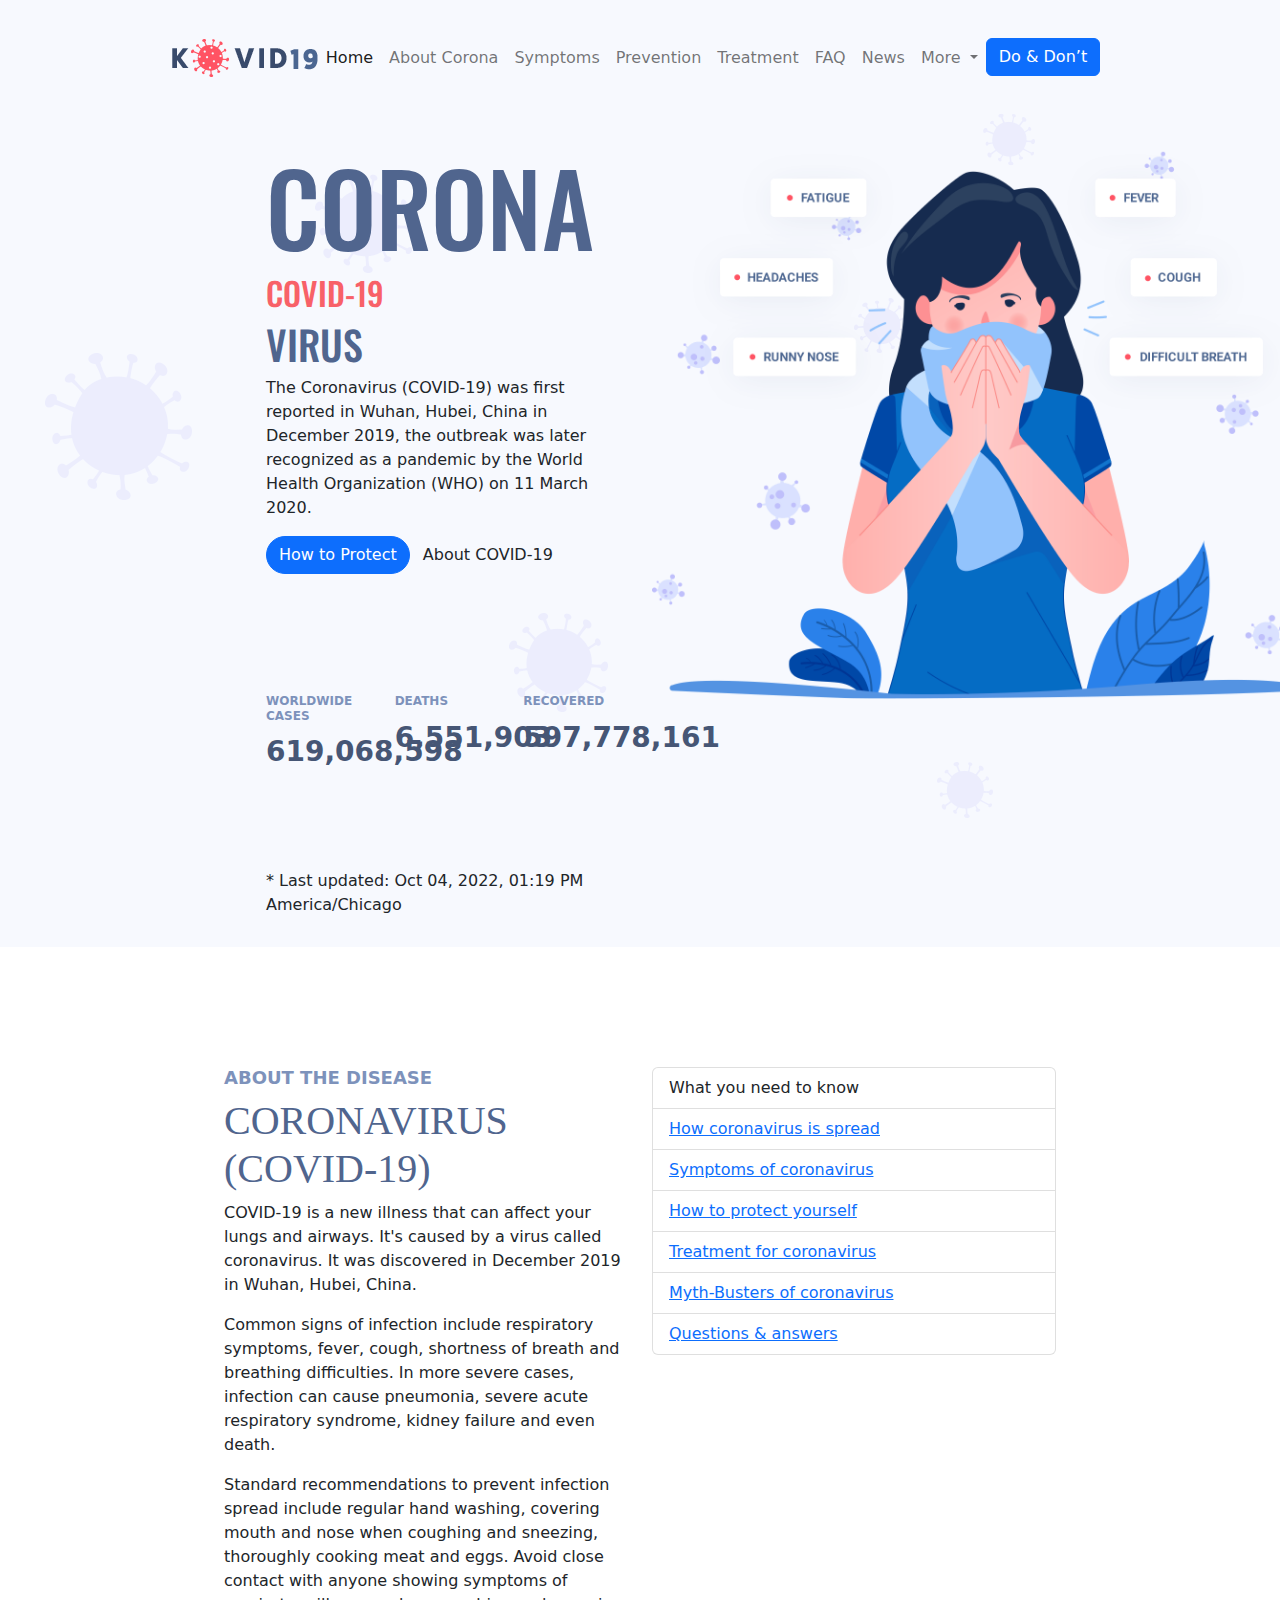
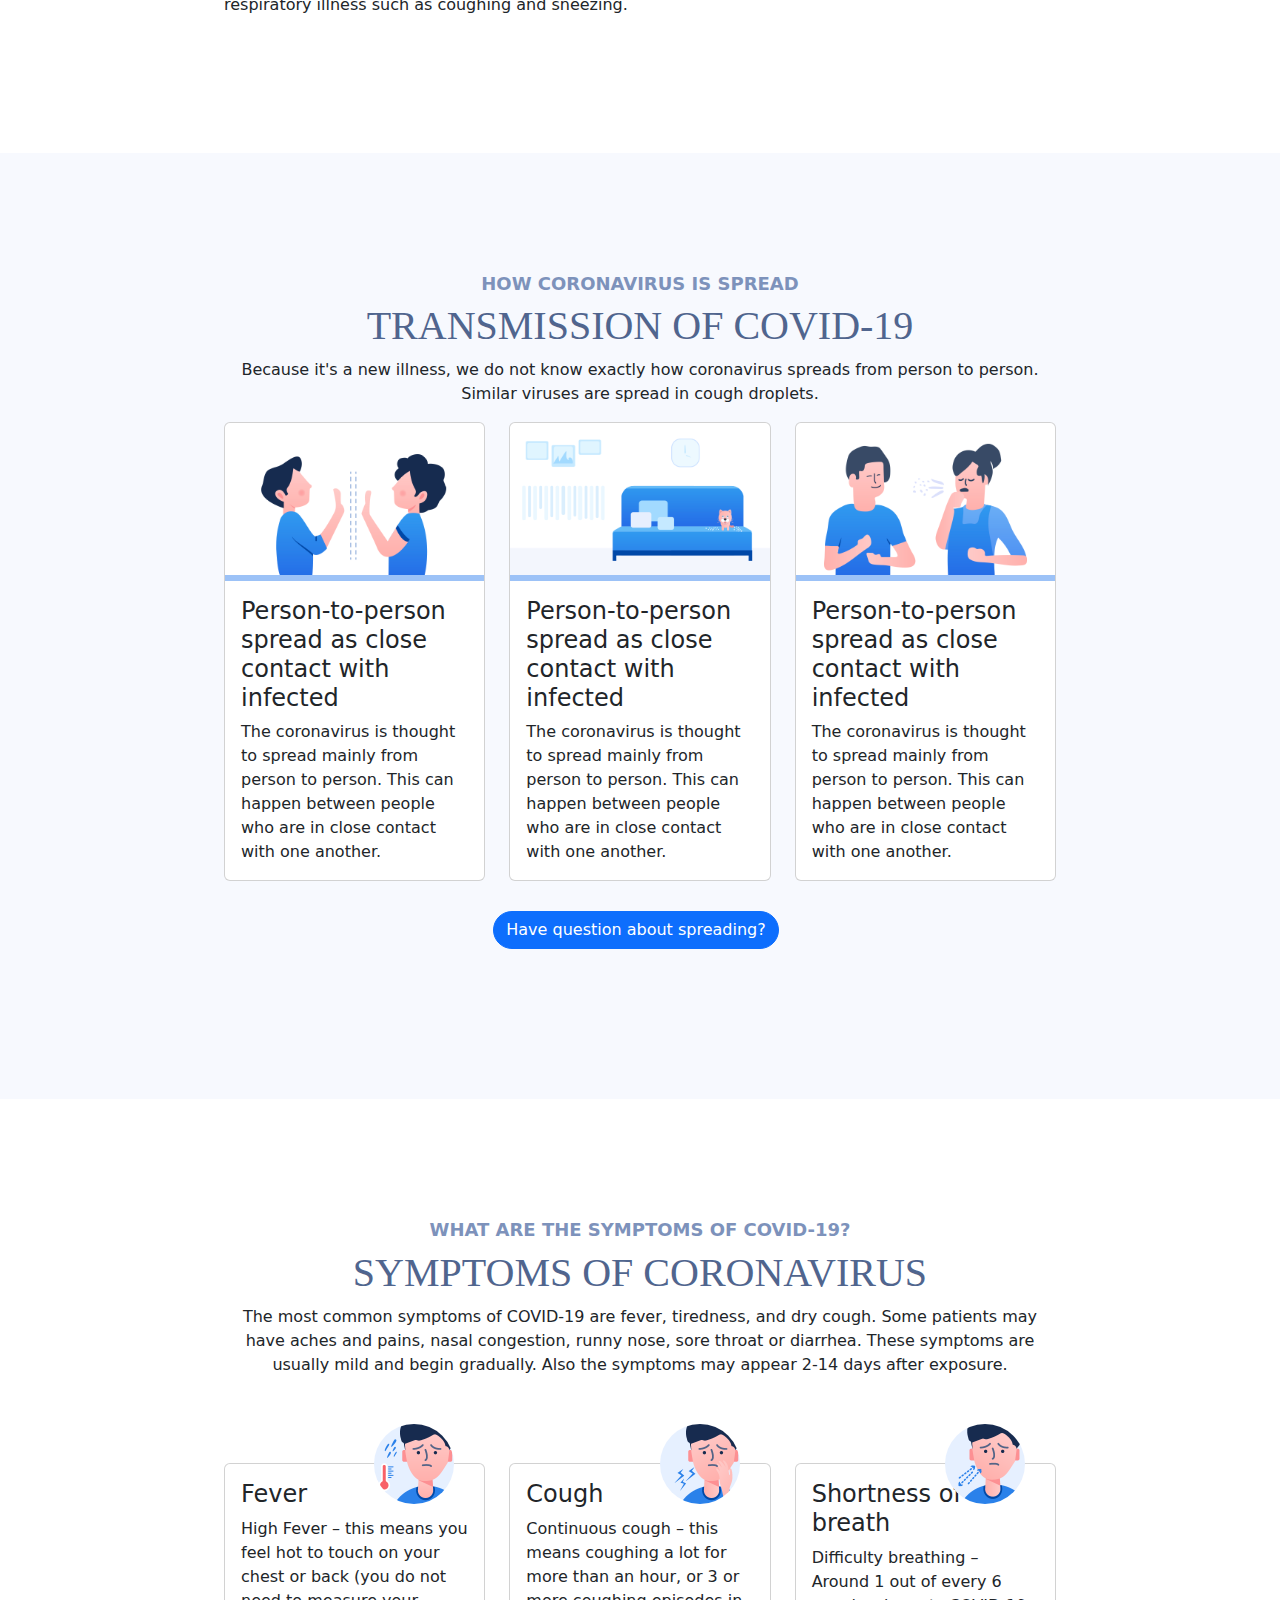
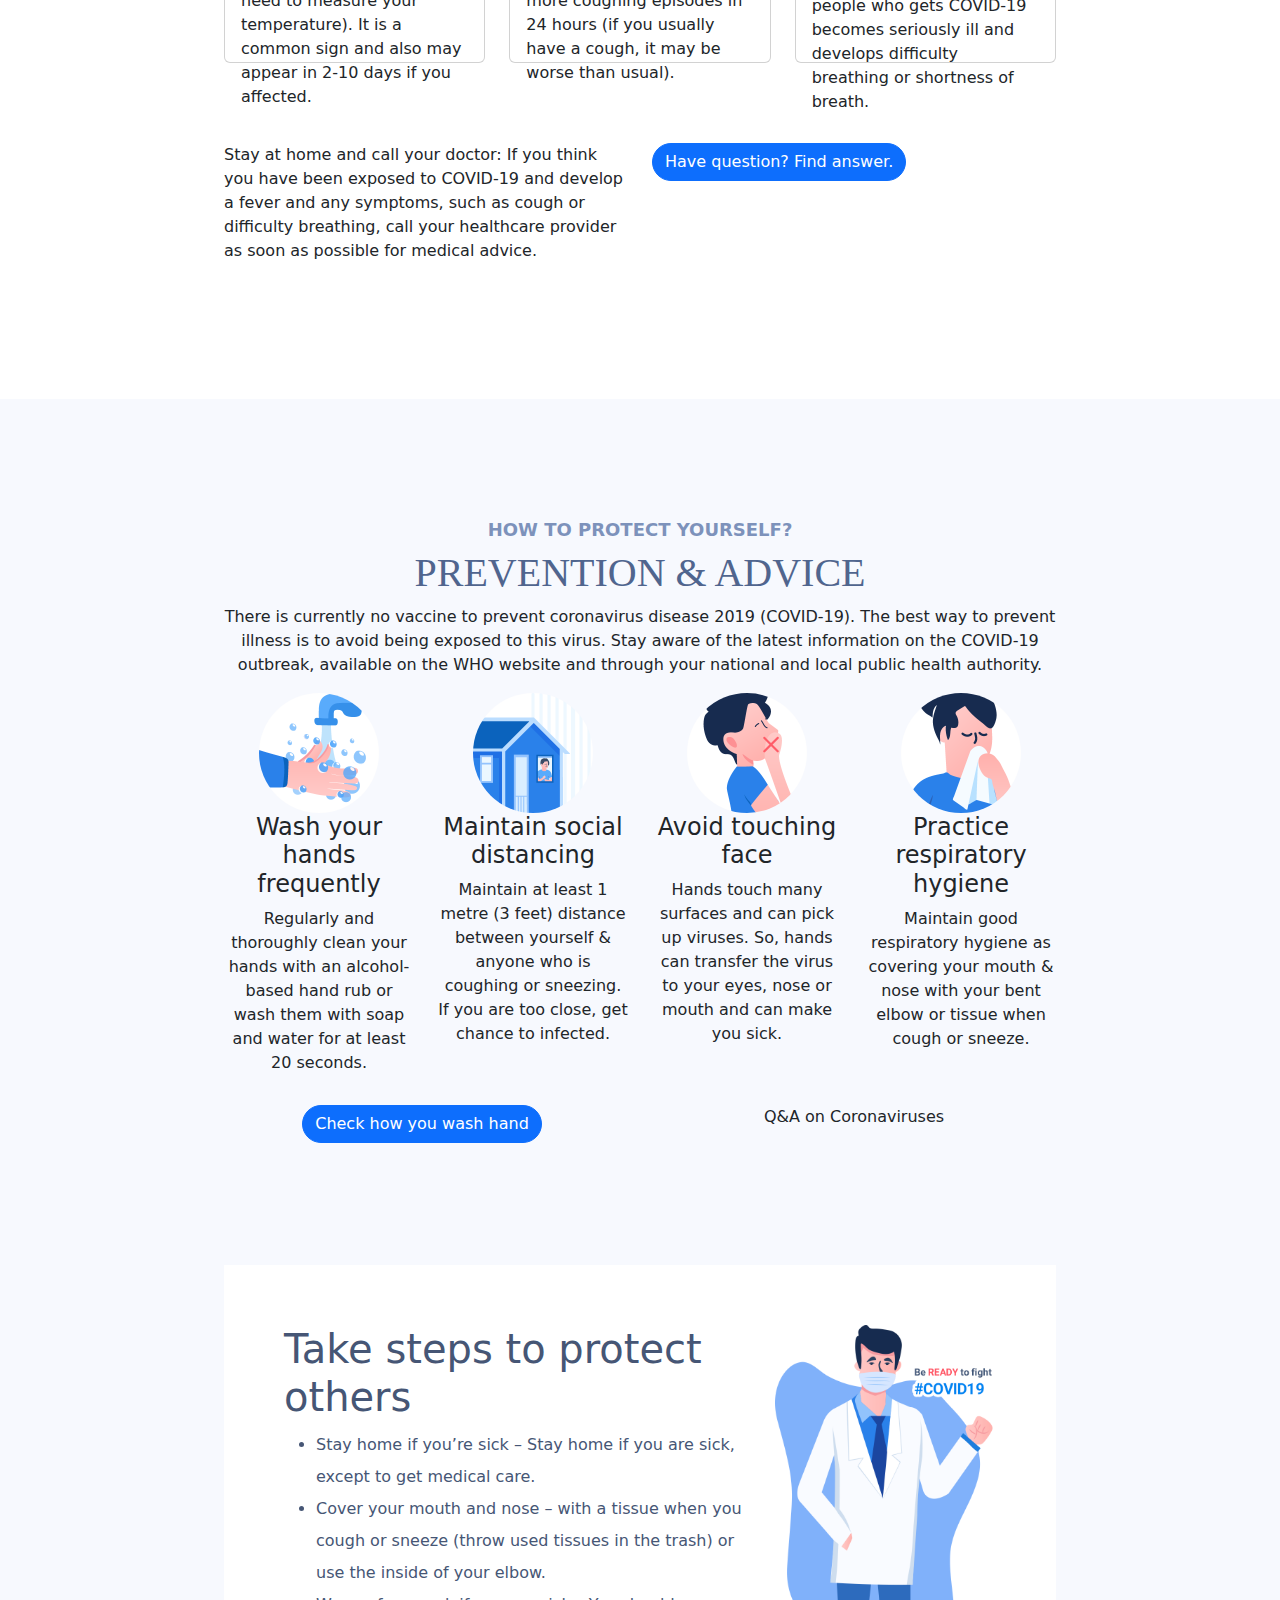
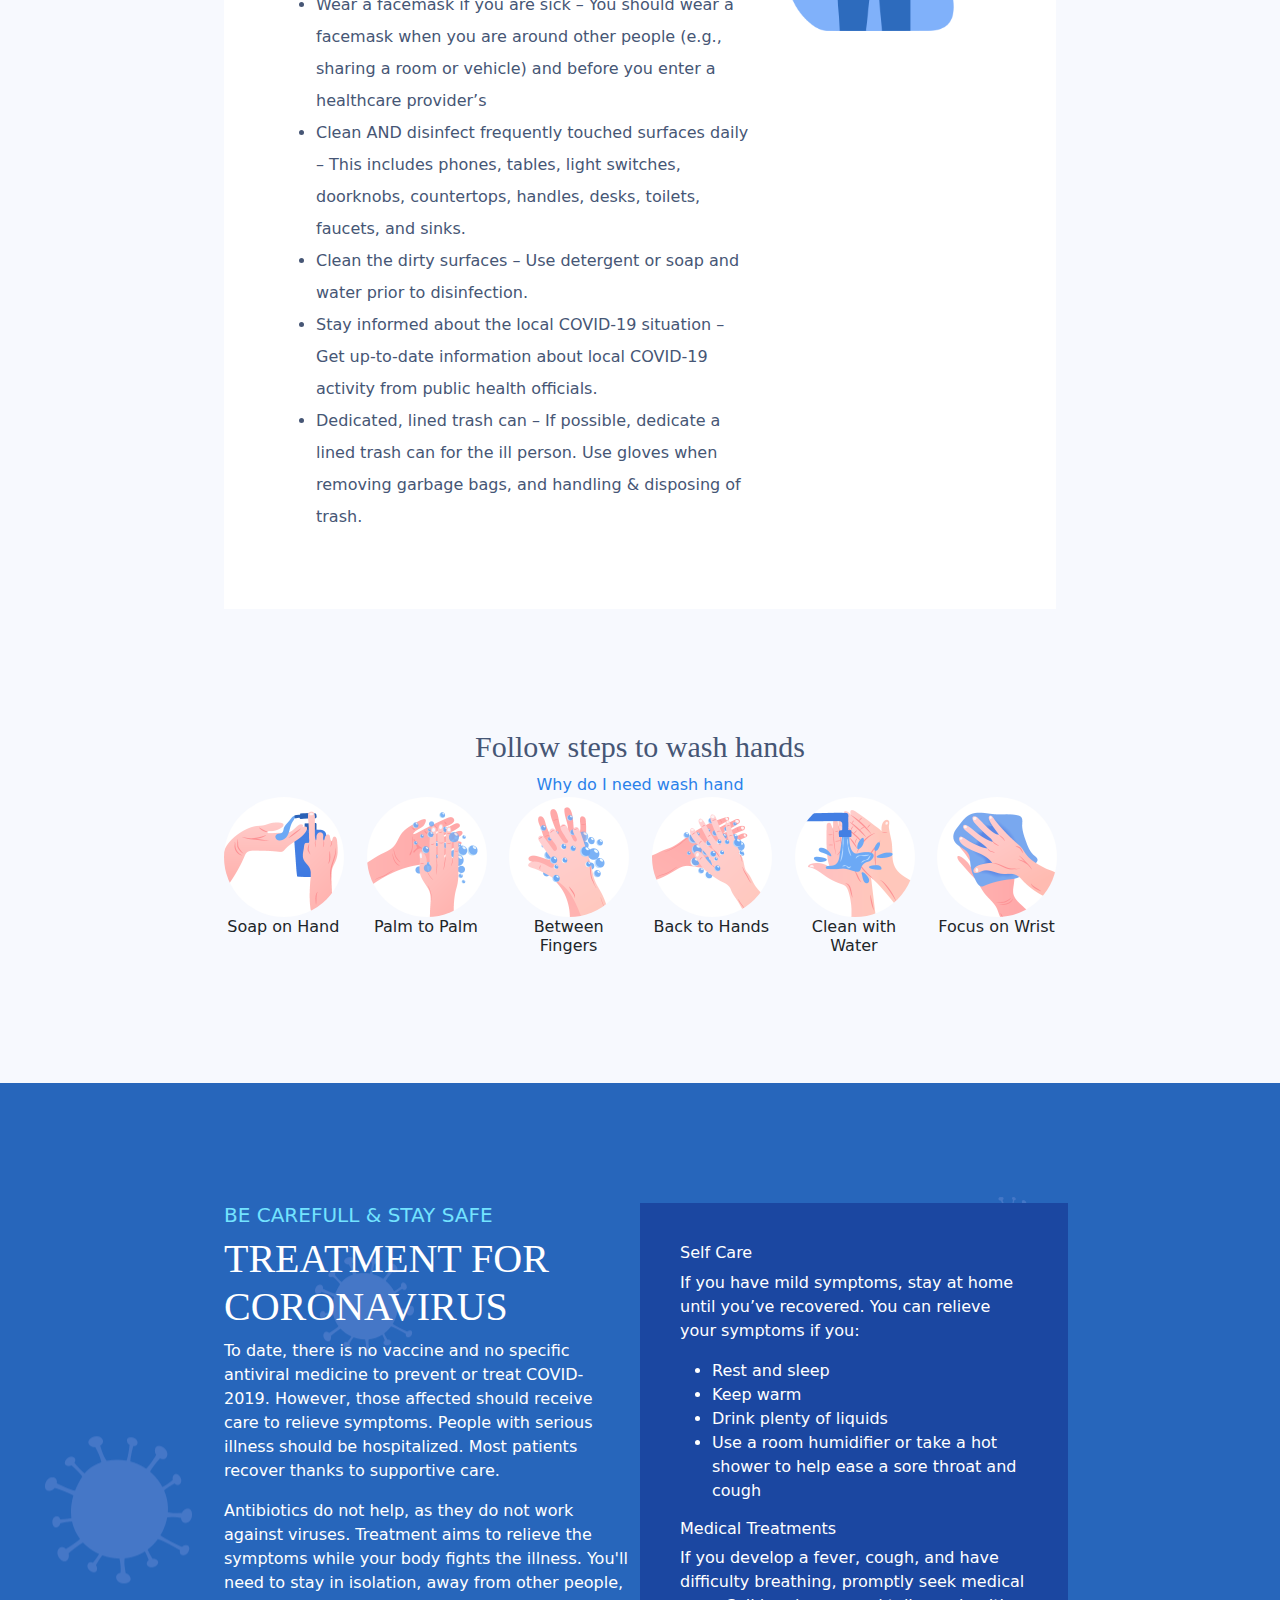
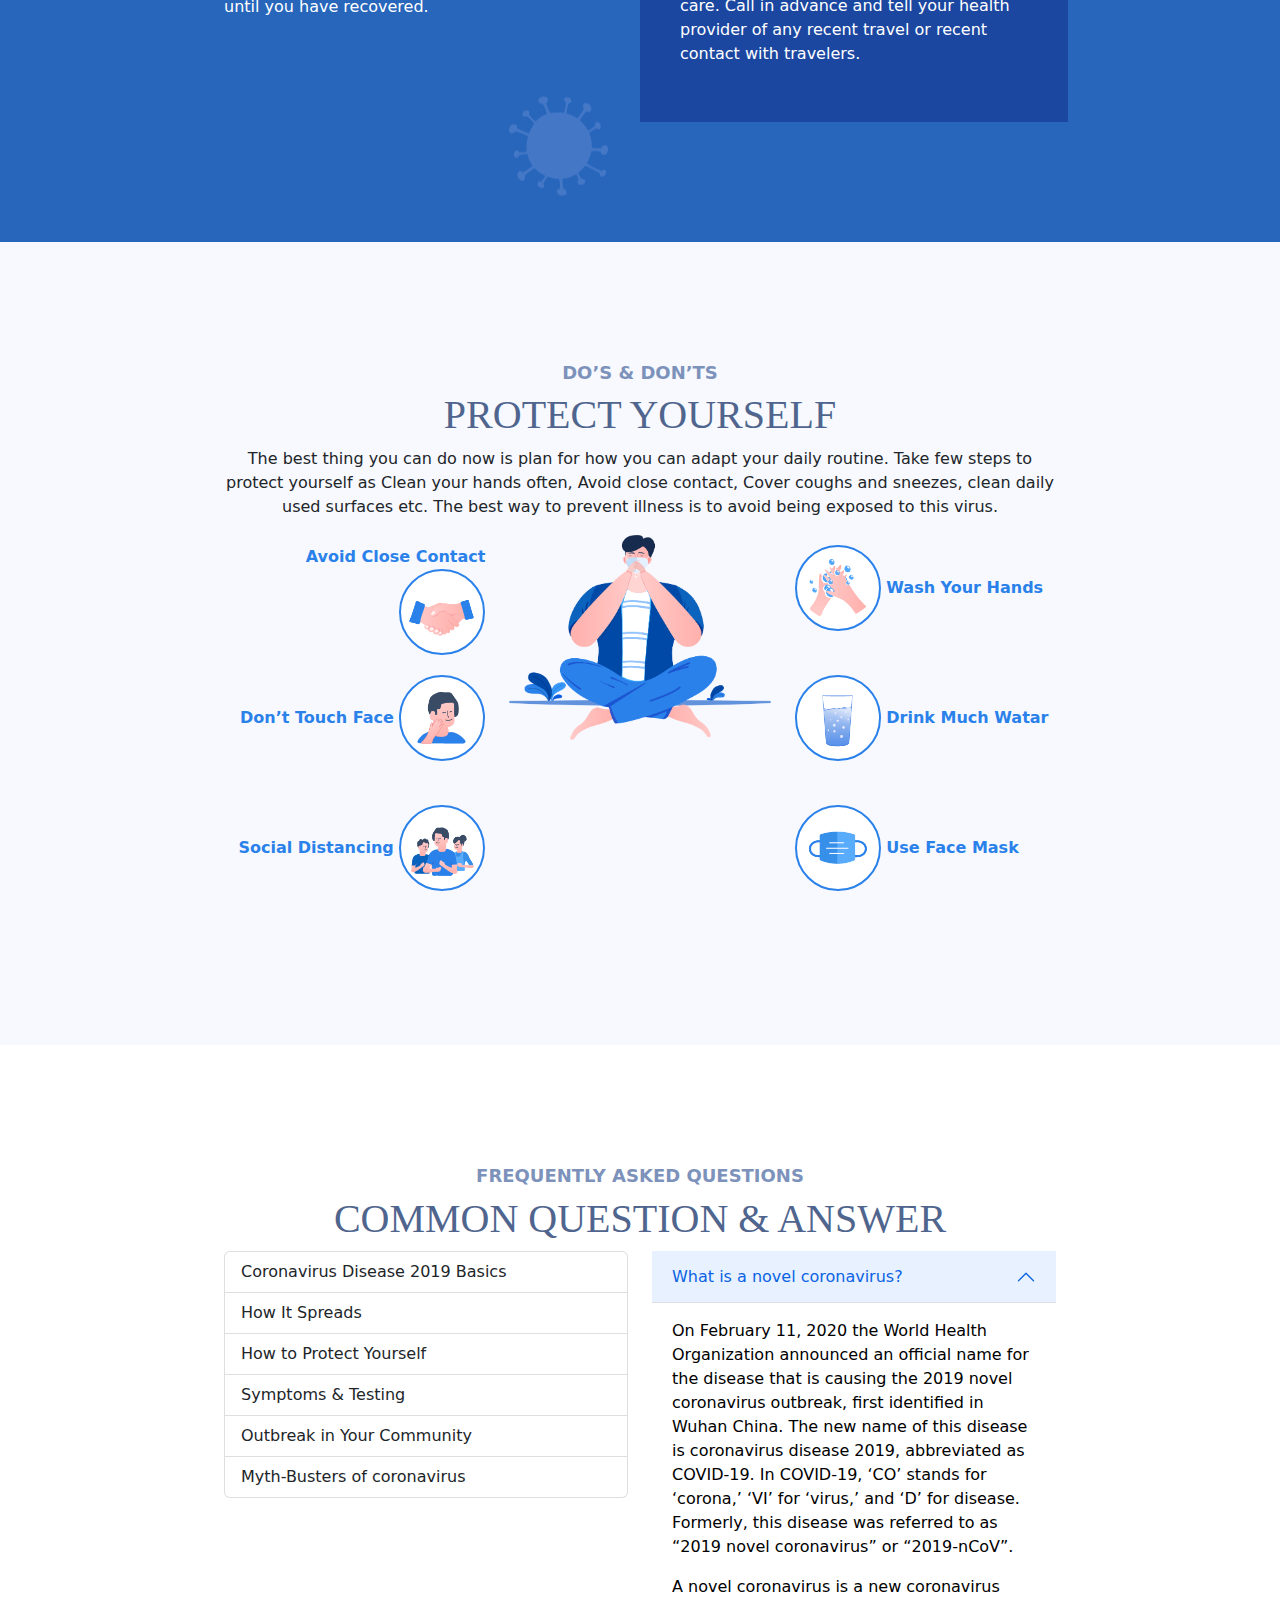
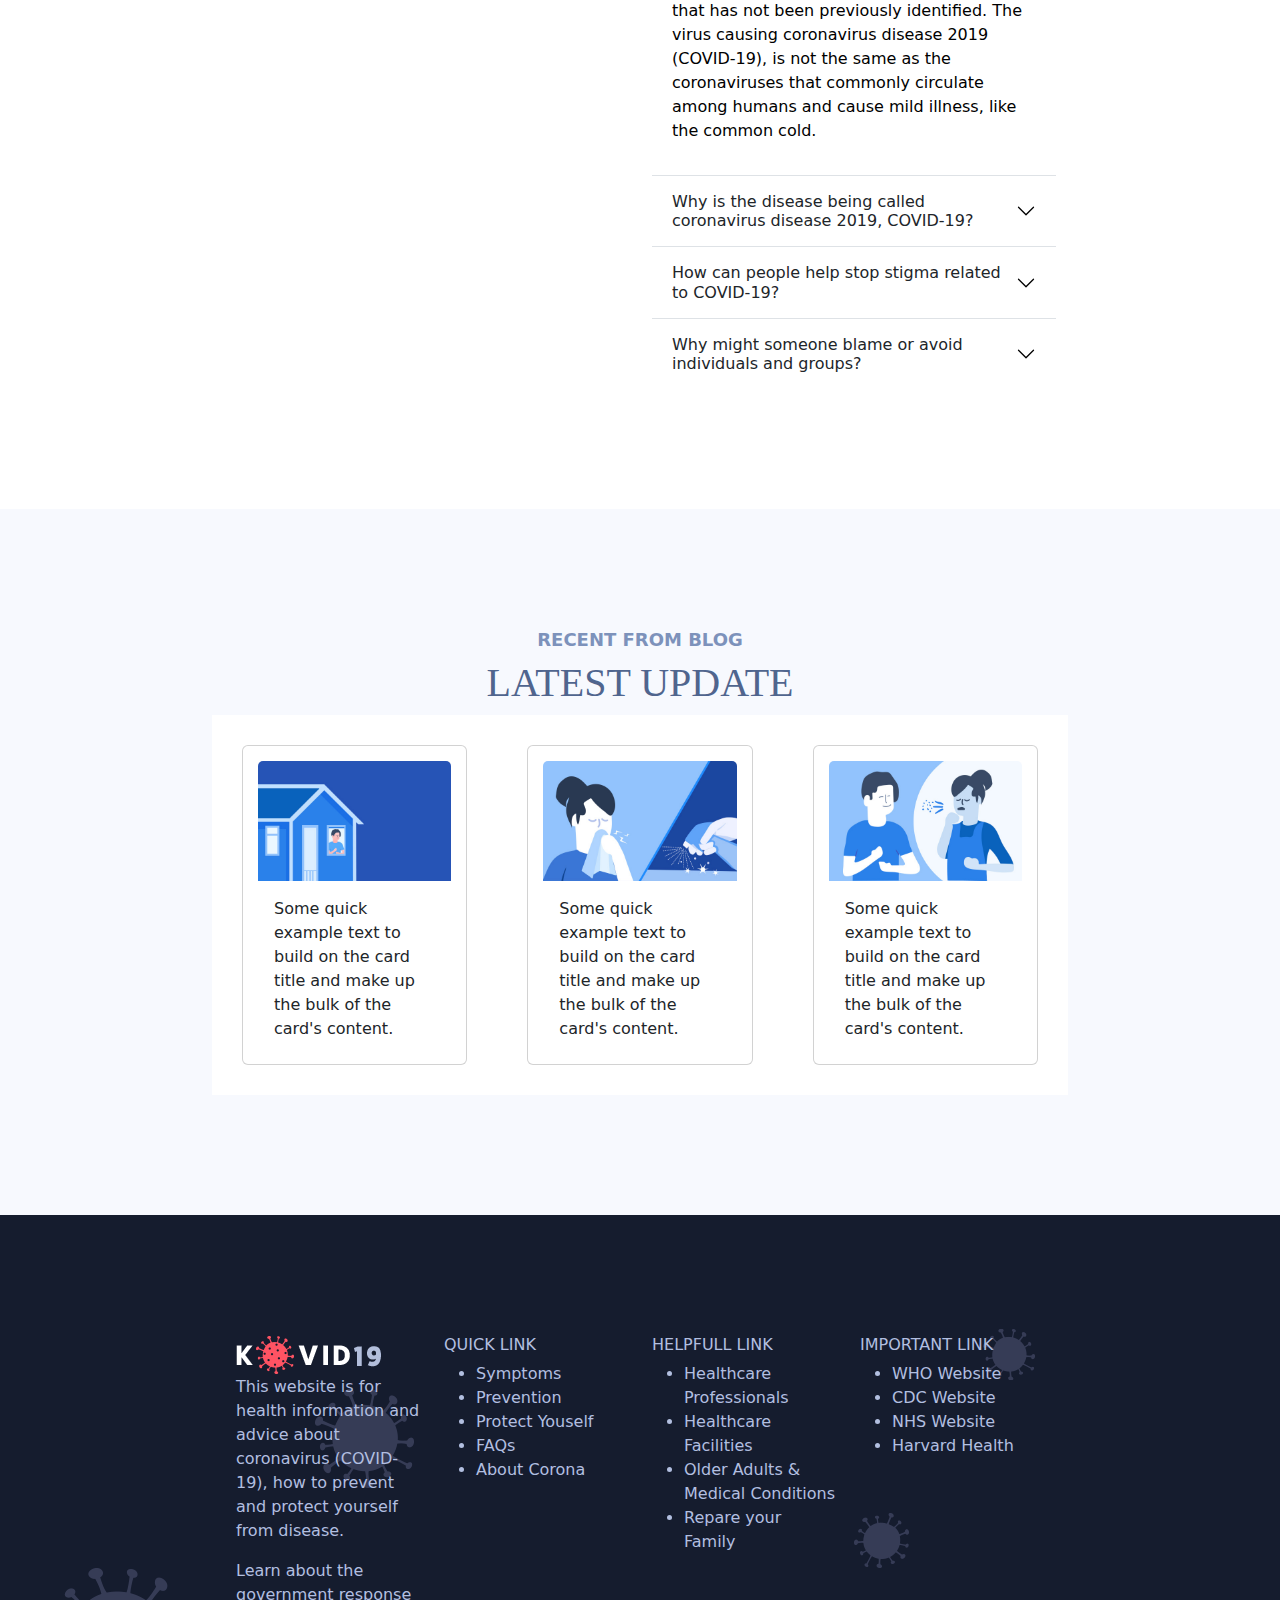
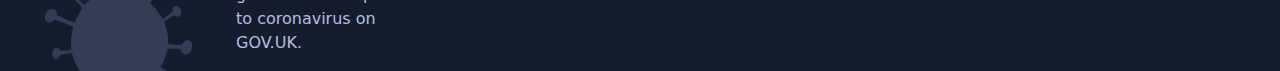
<file: index.html>
<!DOCTYPE html>
<html lang="en">

<head>
    <meta charset="UTF-8">
    <meta http-equiv="X-UA-Compatible" content="IE=edge">
    <meta name="viewport" content="width=device-width, initial-scale=1.0">
    <title>Kovid19 New | Coronavirus (COVID-19) Prevention & Informatics HTML Template</title>
    <link href="assets/css/bootstrap.min.css" rel="stylesheet" />
    <link rel="stylesheet" href="fontawesome-free-6.1.2-web/css/all.css">
    <link rel="stylesheet" href="style.css" />
    <style>
        @import url('https://fonts.googleapis.com/css2?family=Barlow:wght@900&family=Oswald:wght@700&family=Philosopher:wght@700&display=swap');
    </style>
</head>

<body>
    <container>
        <section id="header">
            <!-- Navbar Start -->
            <div id="Navbar">
                <nav class="navbar navbar-expand-lg" >
                    <div class="container-fluid" style="justify-content: center;">
                        <img src="assets/images/logo-dark.png" alt="">
                        <button class="navbar-toggler" type="button" data-bs-toggle="collapse"
                            data-bs-target="#navbarSupportedContent" aria-controls="navbarSupportedContent"
                            aria-expanded="false" aria-label="Toggle navigation">
                            <span class="navbar-toggler-icon"></span>
                        </button>
                        <div  id="navbarSupportedContent">
                            <ul class="navbar-nav me-auto mb-2 mb-lg-0">
                                <li class="nav-item">
                                    <a class="nav-link active" aria-current="page" href="#">Home</a>
                                </li>
                                <li class="nav-item">
                                    <a class="nav-link" href="#about">About Corona</a>
                                </li>
                                <li class="nav-item">
                                    <a class="nav-link" href="#symptoms">Symptoms</a>
                                </li>
                                <li class="nav-item">
                                    <a class="nav-link" href="#prevention">Prevention</a>
                                </li>
                                <li class="nav-item">
                                    <a class="nav-link" href="#treatment">Treatment</a>
                                </li>
                                <li class="nav-item">
                                    <a class="nav-link" href="#faq">FAQ</a>
                                </li>
                                <li class="nav-item">
                                    <a class="nav-link" href="#news">News</a>
                                </li>
                                <li class="nav-item dropdown">
                                    <a class="nav-link dropdown-toggle" href="#" role="button" data-bs-toggle="dropdown"
                                        aria-expanded="false">
                                        More
                                    </a>
                                    <ul class="dropdown-menu">
                                        <li><a class="dropdown-item" href="#">Landing V1</a></li>
                                        <li><a class="dropdown-item" href="#">Landing V2</a></li>
                                        <li><a class="dropdown-item" href="#">Inner Page</a></li>
                                    </ul>
                                </li>
                                <li class="nav-item">
                                    <a class="btn btn-primary me-md-2" href="#protect">Do & Don’t</a>
                                </li>
                            </ul>
                        </div>
                    </div>
                </nav>
            </div>
            <!-- Navbar END -->

            <div id="MainHeader" class="row" >
                
                <div class="col-md-6 col-sm-12">
                    <div class="row">
                        <div class="col">
                            <h1 id="TextCorona">CORONA</h1>
                        </div>
                        <div class="col">
                            <h1 id="TextCovid">COVID-19</h1>
                            <h1 id="TextVirus">VIRUS</h1>
                        </div>
                    </div>

                    <p>The Coronavirus (COVID-19) was first reported in Wuhan, Hubei, China in December 2019, the
                        outbreak was later recognized as a pandemic by the World Health Organization (WHO) on 11 March
                        2020.</p>

                    <a class="btn btn-primary me-md-2" style="border-radius: 25px;">How to Protect</a>
                    <span>About COVID-19</span>
                    <em class="icon ni ni-arrow-right"></em>

                    <div id="Counters" class="row" >
                        <div class="col-sm-4 col-4">
                            <div>
                                <h6>Worldwide Cases</h6>
                                <p>619,068,598</p>
                            </div>
                        </div>
                        <div class="col-sm-4 col-4">
                            <div>
                                <h6>Deaths</h6>
                                <p>6,551,903</p>
                            </div>
                        </div>
                        <div class="col-sm-4 col-4">
                            <div>
                                <h6>Recovered</h6>
                                <p>597,778,161</p>
                            </div>
                        </div>
                    </div>

                    <div style="padding-top:80px ;">
                        * Last updated:
                        <span class="covid-update-time">Oct 04, 2022, 01:19 PM America/Chicago</span>
                    </div>


                </div>

                <div class="col-md-6 col-sm-12">
                    <img src="assets/images/header-a.png" style="width: 650px;">
                </div>
            </div>
        </section>

        <section id="about">
            <div class="row">
                <div class="col-md-6 col-sm-12">
                    <h5>ABOUT THE DISEASE</h5>
                    <h2>CORONAVIRUS (COVID-19)</h2>
                    <p>COVID-19 is a new illness that can affect your lungs and airways. It's caused by a virus called
                        coronavirus. It was discovered in December 2019 in Wuhan, Hubei, China.</p>

                    <p>Common signs of infection include respiratory symptoms, fever, cough, shortness of breath and
                        breathing difficulties. In more severe cases, infection can cause pneumonia, severe acute
                        respiratory syndrome, kidney failure and even death.</p>

                    <p>Standard recommendations to prevent infection spread include regular hand washing, covering mouth
                        and nose when coughing and sneezing, thoroughly cooking meat and eggs. Avoid close contact with
                        anyone showing symptoms of respiratory illness such as coughing and sneezing.</p>
                </div>
                <div class="col-md-6 col-sm-12">
                    <ul class="list-group">
                        <li class="list-group-item">What you need to know</li>
                        <li class="list-group-item"><a href="#spread">How coronavirus is spread</a></li>
                        <li class="list-group-item"><a href="#symptoms">Symptoms of coronavirus</a></li>
                        <li class="list-group-item"><a href="#protect">How to protect yourself</a></li>
                        <li class="list-group-item"><a href="#treatment">Treatment for coronavirus</a></li>
                        <li class="list-group-item"><a href="#faq">Myth-Busters of coronavirus</a></li>
                        <li class="list-group-item"><a href="#faq">Questions & answers</a></li>
                    </ul>
                </div>
            </div>
        </section>

        <section id="spread">
            <div style="width: 65%;margin: auto;">
                <h5 class="SubTitle">
                    How coronavirus is spread</h5>
                <h2 class="Title">
                    TRANSMISSION OF COVID-19</h2>
                <p style="text-align:center ;">Because it's a new illness, we do not know exactly how coronavirus
                    spreads from person to person. Similar viruses are spread in cough droplets.</p>

                <div class="row">

                    <div class="col-md-4 col-ms-12">
                        <div class="card">
                            <img src="assets/images/spread-a.png" class="card-img-top">
                            <div class="card-body">
                                <h4>Person-to-person spread as close contact with infected</h4>
                                <p class="card-text">The coronavirus is thought to spread mainly from person to person.
                                    This can happen between people who are in close contact with one another.</p>
                            </div>
                        </div>
                    </div>

                    <div class="col-md-4 col-ms-12">
                        <div class="card">
                            <img src="assets/images/spread-b.png" class="card-img-top">
                            <div class="card-body">
                                <h4>Person-to-person spread as close contact with infected</h4>
                                <p class="card-text">The coronavirus is thought to spread mainly from person to person.
                                    This can happen between people who are in close contact with one another.</p>
                            </div>
                        </div>
                    </div>

                    <div class="col-md-4 col-ms-12">
                        <div class="card">
                            <img src="assets/images/spread-c.png" class="card-img-top">
                            <div class="card-body">
                                <h4>Person-to-person spread as close contact with infected</h4>
                                <p class="card-text">The coronavirus is thought to spread mainly from person to person.
                                    This can happen between people who are in close contact with one another.</p>
                            </div>
                        </div>
                    </div>
                </div>
                <div style="padding:30px;text-align: center;">
                    <a class="btn btn-primary me-md-2" style="border-radius: 25px;">Have question about spreading?</a>
                </div>
            </div>
        </section>

        <section id="symptoms">
            <h5 class="SubTitle">
                WHAT ARE THE SYMPTOMS OF COVID-19?</h5>
            <h2 class="Title">
                SYMPTOMS OF CORONAVIRUS</h2>
            <p style="text-align: center;">The most common symptoms of COVID-19 are fever, tiredness, and dry cough.
                Some patients may have aches and pains, nasal congestion, runny nose, sore throat or diarrhea. These
                symptoms are usually mild and begin gradually. Also the symptoms may appear 2-14 days after exposure.
            </p>

            <div class="row" style="padding-top:70px;">

                <div class="col-md-4 col-sm-12">
                    <div class="card">
                        <img src="assets/images/symptom-a.png">
                        <div class="card-body">
                            <h4>Fever</h4>
                            <p class="card-text">High Fever – this means you feel hot to touch on your chest or back
                                (you do not need to measure your temperature). It is a common sign and also may appear
                                in 2-10 days if you affected.</p>
                        </div>
                    </div>
                </div>

                <div class="col-md-4 col-sm-12">
                    <div class="card">
                        <img src="assets/images/symptom-b.png">
                        <div class="card-body">
                            <h4>Cough</h4>
                            <p class="card-text">Continuous cough – this means coughing a lot for more than an hour, or
                                3 or more coughing episodes in 24 hours (if you usually have a cough, it may be worse
                                than usual).</p>
                        </div>
                    </div>
                </div>

                <div class="col-md-4 col-sm-12">
                    <div class="card">
                        <img src="assets/images/symptom-c.png">
                        <div class="card-body">
                            <h4>Shortness of breath</h4>
                            <p class="card-text">Difficulty breathing – Around 1 out of every 6 people who gets COVID-19
                                becomes seriously ill and develops difficulty breathing or shortness of breath.</p>
                        </div>
                    </div>
                </div>
            </div>
            <div class="row" style="padding-top: 30px;">
                <div class="col">
                    <p>Stay at home and call your doctor: If you think you have been exposed to COVID-19 and develop a
                        fever and any symptoms, such as cough or difficulty breathing, call your healthcare provider as
                        soon as possible for medical advice.</p>
                </div>
                <div class="col">
                    <a class="btn btn-primary me-md-2" style="border-radius: 25px;">Have question? Find answer.</a>
                </div>
            </div>

        </section>

        <section id="prevention">
            <div style="width: 65%;margin: auto;">
                <h5 class="SubTitle">
                    HOW TO PROTECT YOURSELF?</h5>
                <h2 class="Title">
                    PREVENTION & ADVICE</h2>
                <p style="text-align: center;">There is currently no vaccine to prevent coronavirus disease 2019
                    (COVID-19). The best way to prevent illness is to avoid being exposed to this virus. Stay aware of
                    the latest information on the COVID-19 outbreak, available on the WHO website and through your
                    national and local public health authority.</p>

                <div class="row">

                    <div class="col-md-3 col-sm-6">
                        <div style="text-align:center ;">
                            <img src="assets/images/advice-a.png">
                            <div class="card-body">
                                <h4>Wash your hands frequently</h4>
                                <p class="card-text">Regularly and thoroughly clean your hands with an alcohol-based
                                    hand rub or wash them with soap and water for at least 20 seconds.</p>
                            </div>
                        </div>
                    </div>

                    <div class="col-md-3 col-sm-6">
                        <div style="text-align:center ;">
                            <img src="assets/images/advice-b.png">
                            <div class="card-body">
                                <h4>Maintain social distancing</h4>
                                <p class="card-text">Maintain at least 1 metre (3 feet) distance between yourself &
                                    anyone who is coughing or sneezing. If you are too close, get chance to infected.
                                </p>
                            </div>
                        </div>
                    </div>

                    <div class="col-md-3 col-sm-6">
                        <div style="text-align:center ;">
                            <img src="assets/images/advice-c.png">
                            <div class="card-body">
                                <h4>Avoid touching face</h4>
                                <p class="card-text">Hands touch many surfaces and can pick up viruses. So, hands can
                                    transfer the virus to your eyes, nose or mouth and can make you sick.</p>
                            </div>
                        </div>
                    </div>

                    <div class="col-md-3 col-sm-6">
                        <div style="text-align:center ;">
                            <img src="assets/images/advice-d.png">
                            <div class="card-body">
                                <h4>Practice respiratory hygiene</h4>
                                <p class="card-text">Maintain good respiratory hygiene as covering your mouth & nose
                                    with your bent elbow or tissue when cough or sneeze.</p>
                            </div>
                        </div>
                    </div>
                </div>
                <div class="row" style="padding-top: 30px; text-align: center;">
                    <div class="col">
                        <a class="btn btn-primary me-md-2" style="border-radius: 25px;">Check how you wash hand</a>
                    </div>
                    <div class="col">
                        <p>Q&A on Coronaviruses</p>
                    </div>
                </div>
            </div>
        </section>

        <section id="steps">
            <div style="width: 65%;margin: auto;background-color: white;padding: 60px;">
                <div class="row">
                    <div class="col-md-8 col-sm-12" style="color: #465675;line-height: 2;">
                        <h1>Take steps to protect others</h1>
                        <ul>
                            <li>Stay home if you’re sick – Stay home if you are sick, except to get medical care.</li>

                            <li>Cover your mouth and nose – with a tissue when you cough or sneeze (throw used tissues
                                in the trash) or use the inside of your elbow.</li>

                            <li>Wear a facemask if you are sick – You should wear a facemask when you are around other
                                people (e.g., sharing a room or vehicle) and before you enter a healthcare provider’s
                            </li>

                            <li>
                                Clean AND disinfect frequently touched surfaces daily – This includes phones, tables,
                                light switches, doorknobs, countertops, handles, desks, toilets, faucets, and sinks.
                            </li>

                            <li>Clean the dirty surfaces – Use detergent or soap and water prior to disinfection.</li>

                            <li>Stay informed about the local COVID-19 situation – Get up-to-date information about
                                local COVID-19 activity from public health officials.</li>

                            <li>Dedicated, lined trash can – If possible, dedicate a lined trash can for the ill person.
                                Use gloves when removing garbage bags, and handling & disposing of trash.</li>
                        </ul>
                    </div>

                    <div class="col-md-4 col-sm-12">
                        <img src="assets/images/steps.png" style="max-width:100%;">
                    </div>
                </div>
        </section>

        <section id="handwash">
            <div style="width: 65%;margin: auto;">
                <h4 style="color:#465675; font-size:30px;font-family:fantasy;text-align: center">Follow steps to wash
                    hands</h4>
                <div style="color:#2a81ea; font-size:16px;text-align: center">
                    <span>Why do I need wash hand</span>
                </div>
                <div class="row">
                    <div class="col-md-2 col-sm-12" style="text-align:center ;">
                        <img src="assets/images/hand-a.png" style="width: 120px;border-radius: 60px;">
                        <h6>Soap on Hand</h6>
                    </div>

                    <div class="col-md-2 col-sm-12" style="text-align:center ;">
                        <img src="assets/images/hand-b.png" style="width: 120px;border-radius: 60px;">
                        <h6>Palm to Palm</h6>
                    </div>

                    <div class="col-md-2 col-sm-12" style="text-align:center ;">
                        <img src="assets/images/hand-c.png" style="width: 120px;border-radius: 60px;">
                        <h6>Between Fingers</h6>
                    </div>

                    <div class="col-md-2 col-sm-12" style="text-align:center ;">
                        <img src="assets/images/hand-d.png" style="width: 120px;border-radius: 60px;">
                        <h6>Back to Hands</h6>
                    </div>

                    <div class="col-md-2 col-sm-12" style="text-align:center ;">
                        <img src="assets/images/hand-e.png" style="width: 120px;border-radius: 60px;">
                        <h6>Clean with Water</h6>
                    </div>

                    <div class="col-md-2 col-sm-12" style="text-align:center ;">
                        <img src="assets/images/hand-f.png" style="width: 120px;border-radius: 60px;">
                        <h6>Focus on Wrist</h6>
                    </div>

                </div>
            </div>
        </section>

        <section id="treatment">
            <div style="width: 65%;margin: auto;">
                <div class="row">
                    <div class="col-md-6 col-sm-12">
                        <h5 style="color: #73e3ff;">BE CAREFULL & STAY SAFE</h5>
                        <h2 style="color:white; font-size:40px;text-transform: uppercase;font-family:fantasy;">TREATMENT
                            FOR CORONAVIRUS</h2>
                        <p style="color: white;">To date, there is no vaccine and no specific antiviral medicine to
                            prevent or treat COVID-2019. However, those affected should receive care to relieve
                            symptoms. People with serious illness should be hospitalized. Most patients recover thanks
                            to supportive care.</p>

                        <p style="color: white;">Antibiotics do not help, as they do not work against viruses. Treatment
                            aims to relieve the symptoms while your body fights the illness. You'll need to stay in
                            isolation, away from other people, until you have recovered.</p>
                    </div>
                    <div class="col-md-6 col-sm-12" style="background-color:#1b47a1 ;color: white;padding: 40px;">
                        <h6>Self Care</h6>
                        <p>If you have mild symptoms, stay at home until you’ve recovered. You can relieve your symptoms
                            if you:</p>

                        <ul>
                            <li>Rest and sleep
                            <li>Keep warm
                            <li>Drink plenty of liquids
                            <li>Use a room humidifier or take a hot shower to help ease a sore throat and cough
                        </ul>
                        <h6>Medical Treatments</h6>
                        <p>If you develop a fever, cough, and have difficulty breathing, promptly seek medical care.
                            Call in advance and tell your health provider of any recent travel or recent contact with
                            travelers.</p>

                    </div>
                </div>
            </div>
        </section>

        <section id="protect">
            <div style="width: 65%;margin: auto;">
                <h5 class="SubTitle">
                    DO’S & DON’TS</h5>
                <h2 class="Title">
                    PROTECT YOURSELF</h2>
                <p style="text-align: center;">The best thing you can do now is plan for how you can adapt your daily
                    routine. Take few steps to protect yourself as Clean your hands often, Avoid close contact, Cover
                    coughs and sneezes, clean daily used surfaces etc. The best way to prevent illness is to avoid being
                    exposed to this virus.</p>

                <div class="row" style="color: #2a81ea;font-weight: 700;">
                    <div class="col-md-4 col-sm-12">
                        <img src="assets/images/protect.png" alt="" style="width: 100%;">
                    </div>
                    <div class="col-md-4 col-sm-6 flex-grow-1 order-lg-first" style="text-align:right;">
                        <div class="PhotoCont">
                            <span>Avoid Close Contact</span>
                            <img src="assets/images/donts-a.png" class="SubPhoto">
                        </div>
                        <div class="PhotoCont">
                            <span>Don’t Touch Face</span>
                            <img src="assets/images/donts-b.png" class="SubPhoto">
                        </div>
                        <div class="PhotoCont">
                            <span>Social Distancing</span>
                            <img src="assets/images/donts-c.png" class="SubPhoto">
                        </div>
                    </div>

                    <div class="col-md-4 col-sm-6">
                        <div class="PhotoCont">
                            <img src="assets/images/dos-a.png" class="SubPhoto">
                            <span>Wash Your Hands</span>
                        </div>
                        <div class="PhotoCont">
                            <img src="assets/images/dos-b.png" class="SubPhoto">
                            <span>Drink Much Watar</span>
                        </div>
                        <div class="PhotoCont">
                            <img src="assets/images/dos-c.png" class="SubPhoto">
                            <span>Use Face Mask</span>
                        </div>
                    </div>
                </div>
            </div>
        </section>

        <section id="faq">
            <h5 class="SubTitle">
                FREQUENTLY ASKED QUESTIONS</h5>
            <h2 class="Title">
                COMMON QUESTION & ANSWER</h2>

            <div class="row">
                <div class="col">
                    <ul class="list-group">
                        <li class="list-group-item">
                            <button class="accordion-button" type="button" data-bs-toggle="collapse"
                                data-bs-target="#main-collapseOne">
                                Coronavirus Disease 2019 Basics
                            </button>
                        </li>

                        <li class="list-group-item">
                            <button class="accordion-button" type="button" data-bs-toggle="collapse"
                                data-bs-target="#main-collapseTwo">
                                How It Spreads
                            </button>
                        </li>

                        <li class="list-group-item">
                            <button class="accordion-button" type="button" data-bs-toggle="collapse"
                                data-bs-target="#main-collapseThree">
                                How to Protect Yourself
                            </button>
                        </li>

                        <li class="list-group-item">
                            <button class="accordion-button" type="button" data-bs-toggle="collapse"
                                data-bs-target="#main-collapseFour">
                                Symptoms & Testing
                            </button>
                        </li>

                        <li class="list-group-item">
                            <button class="accordion-button" type="button" data-bs-toggle="collapse"
                                data-bs-target="#main-collapseFive">
                                Outbreak in Your Community
                            </button>
                        </li>

                        <li class="list-group-item">
                            <button class="accordion-button" type="button" data-bs-toggle="collapse"
                                data-bs-target="#main-collapseSix">
                                Myth-Busters of coronavirus
                            </button>
                        </li>

                    </ul>
                </div>
                <div class="col">
                    <div class="accordion-flush" id="accordionFlushExample">

                        <div id="main-collapseOne" class="collapse show" data-bs-parent="#accordionFlushExample">
                            <div>

                                <div class="accordion" id="accordionPanelsStayOpenExample">

                                    <div class="accordion-item">
                                        <h2 class="accordion-header" id="main-collapseOne-panelsStayOpen-headingOne">
                                            <button class="accordion-button" type="button" data-bs-toggle="collapse"
                                                data-bs-target="#main-collapseOne-panelsStayOpen-collapseOne" aria-expanded="true"
                                                aria-controls="main-collapseOne-panelsStayOpen-collapseOne">
                                                What is a novel coronavirus? 
                                            </button>
                                        </h2>

                                        <div id="main-collapseOne-panelsStayOpen-collapseOne" class="accordion-collapse collapse show"
                                            aria-labelledby="main-collapseOne-panelsStayOpen-headingOne">
                                            <div class="accordion-body">
                                                <p>On February 11, 2020 the World Health Organization announced an official name for the disease that is causing the 2019 novel coronavirus outbreak, first identified in Wuhan China. The new name of this disease is coronavirus disease 2019, abbreviated as COVID-19. In COVID-19, ‘CO’ stands for ‘corona,’ ‘VI’ for ‘virus,’ and ‘D’ for disease. Formerly, this disease was referred to as “2019 novel coronavirus” or “2019-nCoV”.</p>
                                                <p>A novel coronavirus is a new coronavirus that has not been previously identified. The virus causing coronavirus disease 2019 (COVID-19), is not the same as the coronaviruses that commonly circulate among humans and cause mild illness, like the common cold.</p>
                                            </div>
                                        </div>
                                    </div>

                                    <div class="accordion-item">
                                        <h2 class="accordion-header" id="panelsStayOpen-headingTwo">
                                            <button class="accordion-button collapsed" type="button"
                                                data-bs-toggle="collapse" data-bs-target="#main-collapseOne-panelsStayOpen-collapseTwo"
                                                aria-expanded="false" aria-controls="main-collapseOne-panelsStayOpen-collapseTwo">
                                                Why is the disease being called coronavirus disease 2019, COVID-19?
                                            </button>
                                        </h2>
                                        <div id="main-collapseOne-panelsStayOpen-collapseTwo" class="accordion-collapse collapse"
                                            aria-labelledby="main-collapseOne-panelsStayOpen-headingTwo">
                                            <div class="accordion-body">
                                                <p>On February 11, 2020 the World Health Organization announced an official name for the disease that is causing the 2019 novel coronavirus outbreak, first identified in Wuhan China. The new name of this disease is coronavirus disease 2019, abbreviated as COVID-19. In COVID-19, ‘CO’ stands for ‘corona,’ ‘VI’ for ‘virus,’ and ‘D’ for disease. Formerly, this disease was referred to as “2019 novel coronavirus” or “2019-nCoV”.</p>
                                                <p>There are many types of human coronaviruses including some that commonly cause mild upper-respiratory tract illnesses. COVID-19 is a new disease, caused be a novel (or new) coronavirus that has not previously been seen in humans. The name of this disease was selected following the World Health Organization (WHO) best practiceexternal icon for naming of new human infectious diseases.</p>
                                            </div>
                                        </div>
                                    </div>

                                    <div class="accordion-item">
                                        <h2 class="accordion-header" id="main-collapseOne-panelsStayOpen-headingThree">
                                            <button class="accordion-button collapsed" type="button"
                                                data-bs-toggle="collapse" data-bs-target="#main-collapseOne-panelsStayOpen-collapseThree"
                                                aria-expanded="false" aria-controls="main-collapseOne-panelsStayOpen-collapseThree">
                                                How can people help stop stigma related to COVID-19?
                                            </button>
                                        </h2>
                                        <div id="main-collapseOne-panelsStayOpen-collapseThree" class="accordion-collapse collapse"
                                            aria-labelledby="main-collapseOne-panelsStayOpen-headingThree">
                                            <div class="accordion-body">
                                                <p>People can fight stigma and help, not hurt, others by providing social support. Counter stigma by learning and sharing facts. Communicating the facts that viruses do not target specific racial or ethnic groups and how COVID-19 actually spreads can help stop stigma.</p>
                                            </div>
                                        </div>
                                    </div>
                                    
                                    <div class="accordion-item">
                                        <h2 class="accordion-header" id="main-collapseOne-panelsStayOpen-headingFour">
                                            <button class="accordion-button collapsed" type="button"
                                                data-bs-toggle="collapse" data-bs-target="#main-collapseOne-panelsStayOpen-collapseFour"
                                                aria-expanded="false" aria-controls="main-collapseOne-panelsStayOpen-collapseFour">
                                                Why might someone blame or avoid individuals and groups?
                                            </button>
                                        </h2>
                                        <div id="main-collapseOne-panelsStayOpen-collapseFour" class="accordion-collapse collapse"
                                            aria-labelledby="main-collapseOne-panelsStayOpen-headingFour">
                                            <div class="accordion-body">
                                                <p>People in the U.S. may be worried or anxious about friends and relatives who are living in or visiting areas where COVID-19 is spreading. Some people are worried about the disease. Fear and anxiety can lead to social stigma, for example, towards Chinese or other Asian Americans or people who were in quarantine.</p>
                                                <p>Stigma is discrimination against an identifiable group of people, a place, or a nation. Stigma is associated with a lack of knowledge about how COVID-19 spreads, a need to blame someone, fears about disease and death, and gossip that spreads rumors and myths.</p>
                                                <p>Stigma hurts everyone by creating more fear or anger towards ordinary people instead of the disease that is causing the problem.</p>
                                            </div>
                                        </div>
                                    </div>

                                </div>

                            </div>
                        </div>

                        <div id="main-collapseTwo" class="collapse" data-bs-parent="#accordionFlushExample">
                            <div>
                                <div class="accordion" id="accordionPanelsStayOpenExample">

                                    <div class="accordion-item">
                                        <h2 class="accordion-header" id="main-collapseTwo-panelsStayOpen-headingOne">
                                            <button class="accordion-button" type="button" data-bs-toggle="collapse"
                                                data-bs-target="#main-collapseTwo-panelsStayOpen-collapseOne" aria-expanded="true"
                                                aria-controls="main-collapseTwo-panelsStayOpen-collapseOne">
                                                What is the source of the virus?
                                            </button>
                                        </h2>

                                        <div id="main-collapseTwo-panelsStayOpen-collapseOne" class="accordion-collapse collapse show"
                                            aria-labelledby="main-collapseTwo-panelsStayOpen-headingOne">
                                            <div class="accordion-body">
                                                <p>Coronaviruses are a large family of viruses. Some cause illness in people, and others, such as canine and feline coronaviruses, only infect animals. Rarely, animal coronaviruses that infect animals have emerged to infect people and can spread between people. This is suspected to have occurred for the virus that causes COVID-19. Middle East Respiratory Syndrome (MERS) and Severe Acute Respiratory Syndrome (SARS) are two other examples of coronaviruses that originated from animals and then spread to people. More information about the source and spread of COVID-19 is available on the Situation Summary: Source and Spread of the Virus.</p>
                                            </div>
                                        </div>
                                    </div>

                                    <div class="accordion-item">
                                        <h2 class="accordion-header" id="main-collapseTwo-panelsStayOpen-headingTwo">
                                            <button class="accordion-button collapsed" type="button"
                                                data-bs-toggle="collapse" data-bs-target="#main-collapseTwo-panelsStayOpen-collapseTwo"
                                                aria-expanded="false" aria-controls="main-collapseTwo-panelsStayOpen-collapseTwo">
                                                How does the virus spread?
                                            </button>
                                        </h2>
                                        <div id="main-collapseTwo-panelsStayOpen-collapseTwo" class="accordion-collapse collapse"
                                            aria-labelledby="main-collapseTwo-panelsStayOpen-headingTwo">
                                            <div class="accordion-body">
                                                <p>This virus was first detected in Wuhan City, Hubei Province, China. The first infections were linked to a live animal market, but the virus is now spreading from person-to-person. It’s important to note that person-to-person spread can happen on a continuum. Some viruses are highly contagious (like measles), while other viruses are less so.</p>
                                                <p>The virus that causes COVID-19 seems to be spreading easily and sustainably in the community (“community spread”) in some affected geographic areas. Community spread means people have been infected with the virus in an area, including some who are not sure how or where they became infected.</p>
                                                <p>Learn what is known about the spread of newly emerged coronaviruses.</p>
                                            </div>
                                        </div>
                                    </div>

                                    <div class="accordion-item">
                                        <h2 class="accordion-header" id="main-collapseTwo-panelsStayOpen-headingThree">
                                            <button class="accordion-button collapsed" type="button"
                                                data-bs-toggle="collapse" data-bs-target="#main-collapseTwo-panelsStayOpen-collapseThree"
                                                aria-expanded="false" aria-controls="main-collapseTwo-panelsStayOpen-collapseThree">
                                                Can someone who has had COVID-19 spread the illness to others?
                                            </button>
                                        </h2>
                                        <div id="main-collapseTwo-panelsStayOpen-collapseThree" class="accordion-collapse collapse"
                                            aria-labelledby="main-collapseTwo-panelsStayOpen-headingThree">
                                            <div class="accordion-body">
                                                <p>The virus that causes COVID-19 is spreading from person-to-person. Someone who is actively sick with COVID-19 can spread the illness to others. That is why CDC recommends that these patients be isolated either in the hospital or at home (depending on how sick they are) until they are better and no longer pose a risk of infecting others.</p>
                                                <p>How long someone is actively sick can vary so the decision on when to release someone from isolation is made on a case-by-case basis in consultation with doctors, infection prevention and control experts, and public health officials and involves considering specifics of each situation including disease severity, illness signs and symptoms, and results of laboratory testing for that patient.</p>
                                                <p>Current CDC guidance for when it is OK to release someone from isolation is made on a case by case basis and includes meeting all of the following requirements:</p>
                                                <p>The patient is free from fever without the use of fever-reducing medications.</p>
                                                <p>The patient is no longer showing symptoms, including cough.</p>
                                                <p>The patient has tested negative on at least two consecutive respiratory specimens collected at least 24 hours apart.</p>
                                                <p>Someone who has been released from isolation is not considered to pose a risk of infection to others.</p>
                                            </div>
                                        </div>
                                    </div>

                                    <div class="accordion-item">
                                        <h2 class="accordion-header" id="main-collapseTwo-panelsStayOpen-headingFour">
                                            <button class="accordion-button collapsed" type="button"
                                                data-bs-toggle="collapse" data-bs-target="#main-collapseTwo-panelsStayOpen-collapseFour"
                                                aria-expanded="false" aria-controls="main-collapseTwo-panelsStayOpen-collapseFour">
                                                Will warm weather stop the outbreak of COVID-19?
                                            </button>
                                        </h2>
                                        <div id="main-collapseTwo-panelsStayOpen-collapseFour" class="accordion-collapse collapse"
                                            aria-labelledby="main-collapseTwo-panelsStayOpen-headingFour">
                                            <div class="accordion-body">
                                                <p>It is not yet known whether weather and temperature impact the spread of COVID-19. Some other viruses, like the common cold and flu, spread more during cold weather months but that does not mean it is impossible to become sick with these viruses during other months. At this time, it is not known whether the spread of COVID-19 will decrease when weather becomes warmer. There is much more to learn about the transmissibility, severity, and other features associated with COVID-19 and investigations are ongoing.</p>
                                            </div>
                                        </div>
                                    </div>

                                    <div class="accordion-item">
                                        <h2 class="accordion-header" id="main-collapseTwo-panelsStayOpen-headingFive">
                                            <button class="accordion-button collapsed" type="button"
                                                data-bs-toggle="collapse" data-bs-target="#main-collapseTwo-panelsStayOpen-collapseFive"
                                                aria-expanded="false" aria-controls="main-collapseTwo-panelsStayOpen-collapseFive">
                                                Can the virus that causes COVID-19 be spread through food, including refrigerated or frozen food?
                                            </button>
                                        </h2>
                                        <div id="main-collapseTwo-panelsStayOpen-collapseFive" class="accordion-collapse collapse"
                                            aria-labelledby="main-collapseTwo-panelsStayOpen-headingFive">
                                            <div class="accordion-body">
                                                <p>Coronaviruses are generally thought to be spread from person-to-person through respiratory droplets. Currently there is no evidence to support transmission of COVID-19 associated with food. Before preparing or eating food it is important to always wash your hands with soap and water for 20 seconds for general food safety. Throughout the day wash your hands after blowing your nose, coughing or sneezing, or going to the bathroom.</p>
                                                <p>It may be possible that a person can get COVID-19 by touching a surface or object that has the virus on it and then touching their own mouth, nose, or possibly their eyes, but this is not thought to be the main way the virus spreads.</p>
                                                <p>In general, because of poor survivability of these coronaviruses on surfaces, there is likely very low risk of spread from food products or packaging that are shipped over a period of days or weeks at ambient, refrigerated, or frozen temperatures.</p>
                                                <p>Learn what is known about the spread of COVID-19.</p>
                                            </div>
                                        </div>
                                    </div>

                                    <div class="accordion-item">
                                        <h2 class="accordion-header" id="main-collapseTwo-panelsStayOpen-headingSix">
                                            <button class="accordion-button collapsed" type="button"
                                                data-bs-toggle="collapse" data-bs-target="#main-collapseTwo-panelsStayOpen-collapseSix"
                                                aria-expanded="false" aria-controls="main-collapseTwo-panelsStayOpen-collapseSix">
                                                What is community spread?
                                            </button>
                                        </h2>
                                        <div id="main-collapseTwo-panelsStayOpen-collapseSix" class="accordion-collapse collapse"
                                            aria-labelledby="main-collapseTwo-panelsStayOpen-headingSix">
                                            <div class="accordion-body">
                                                <p>Community spread means people have been infected with the virus in an area, including some who are not sure how or where they became infected.</p>
                                            </div>
                                        </div>
                                    </div>

                                </div>
                            </div>
                        </div>

                        <div id="main-collapseThree" class="collapse" data-bs-parent="#accordionFlushExample">
                            <div>
                                <div class="accordion" id="accordionPanelsStayOpenExample">

                                    <div class="accordion-item">
                                        <h2 class="accordion-header" id="main-collapseThree-panelsStayOpen-headingOne">
                                            <button class="accordion-button" type="button" data-bs-toggle="collapse"
                                                data-bs-target="#main-collapseThree-panelsStayOpen-collapseOne" aria-expanded="true"
                                                aria-controls="main-collapseThree-panelsStayOpen-collapseOne">
                                                Accordion Item #1
                                            </button>
                                        </h2>

                                        <div id="main-collapseThree-panelsStayOpen-collapseOne" class="accordion-collapse collapse show"
                                            aria-labelledby="main-collapseThree-panelsStayOpen-headingOne">
                                            <div class="accordion-body">
                                                <strong>This is the first item's accordion body.</strong> It is shown by
                                                default, until the collapse plugin adds the appropriate classes that we
                                                use to style each element. These classes control the overall appearance,
                                                as well as the showing and hiding via CSS transitions. You can modify
                                                any of this with custom CSS or overriding our default variables. It's
                                                also worth noting that just about any HTML can go within the
                                                <code>.accordion-body</code>, though the transition does limit overflow.
                                            </div>
                                        </div>
                                    </div>

                                    <div class="accordion-item">
                                        <h2 class="accordion-header" id="main-collapseThree-panelsStayOpen-headingTwo">
                                            <button class="accordion-button collapsed" type="button"
                                                data-bs-toggle="collapse" data-bs-target="#main-collapseThree-panelsStayOpen-collapseTwo"
                                                aria-expanded="false" aria-controls="main-collapseThree-panelsStayOpen-collapseTwo">
                                                Accordion Item #2
                                            </button>
                                        </h2>
                                        <div id="main-collapseThree-panelsStayOpen-collapseTwo" class="accordion-collapse collapse"
                                            aria-labelledby="main-collapseThree-panelsStayOpen-headingTwo">
                                            <div class="accordion-body">
                                                <strong>This is the second item's accordion body.</strong> It is hidden
                                                by default, until the collapse plugin adds the appropriate classes that
                                                we use to style each element. These classes control the overall
                                                appearance, as well as the showing and hiding via CSS transitions. You
                                                can modify any of this with custom CSS or overriding our default
                                                variables. It's also worth noting that just about any HTML can go within
                                                the <code>.accordion-body</code>, though the transition does limit
                                                overflow.
                                            </div>
                                        </div>
                                    </div>

                                    <div class="accordion-item">
                                        <h2 class="accordion-header" id="main-collapseThree-panelsStayOpen-headingThree">
                                            <button class="accordion-button collapsed" type="button"
                                                data-bs-toggle="collapse" data-bs-target="#main-collapseThree-panelsStayOpen-collapseThree"
                                                aria-expanded="false" aria-controls="main-collapseThree-panelsStayOpen-collapseThree">
                                                Accordion Item #3
                                            </button>
                                        </h2>
                                        <div id="main-collapseThree-panelsStayOpen-collapseThree" class="accordion-collapse collapse"
                                            aria-labelledby="main-collapseThree-panelsStayOpen-headingThree">
                                            <div class="accordion-body">
                                                <strong>This is the third item's accordion body.</strong> It is hidden
                                                by default, until the collapse plugin adds the appropriate classes that
                                                we use to style each element. These classes control the overall
                                                appearance, as well as the showing and hiding via CSS transitions. You
                                                can modify any of this with custom CSS or overriding our default
                                                variables. It's also worth noting that just about any HTML can go within
                                                the <code>.accordion-body</code>, though the transition does limit
                                                overflow.
                                            </div>
                                        </div>
                                    </div>

                                </div>
                            </div>
                        </div>

                        <div id="main-collapseFour" class="collapse" data-bs-parent="#accordionFlushExample">
                            <div>
                                <div class="accordion" id="accordionPanelsStayOpenExample">

                                    <div class="accordion-item">
                                        <h2 class="accordion-header" id="main-collapseFour-panelsStayOpen-headingOne">
                                            <button class="accordion-button" type="button" data-bs-toggle="collapse"
                                                data-bs-target="#main-collapseFour-panelsStayOpen-collapseOne" aria-expanded="true"
                                                aria-controls="main-collapseFour-panelsStayOpen-collapseOne">
                                                Accordion Item #1
                                            </button>
                                        </h2>

                                        <div id="main-collapseFour-panelsStayOpen-collapseOne" class="accordion-collapse collapse show"
                                            aria-labelledby="main-collapseFour-panelsStayOpen-headingOne">
                                            <div class="accordion-body">
                                                <strong>This is the first item's accordion body.</strong> It is shown by
                                                default, until the collapse plugin adds the appropriate classes that we
                                                use to style each element. These classes control the overall appearance,
                                                as well as the showing and hiding via CSS transitions. You can modify
                                                any of this with custom CSS or overriding our default variables. It's
                                                also worth noting that just about any HTML can go within the
                                                <code>.accordion-body</code>, though the transition does limit overflow.
                                            </div>
                                        </div>
                                    </div>

                                    <div class="accordion-item">
                                        <h2 class="accordion-header" id="main-collapseFour-panelsStayOpen-headingTwo">
                                            <button class="accordion-button collapsed" type="button"
                                                data-bs-toggle="collapse" data-bs-target="#main-collapseFour-panelsStayOpen-collapseTwo"
                                                aria-expanded="false" aria-controls="main-collapseFour-panelsStayOpen-collapseTwo">
                                                Accordion Item #2
                                            </button>
                                        </h2>
                                        <div id="main-collapseFour-panelsStayOpen-collapseTwo" class="accordion-collapse collapse"
                                            aria-labelledby="main-collapseFour-panelsStayOpen-headingTwo">
                                            <div class="accordion-body">
                                                <strong>This is the second item's accordion body.</strong> It is hidden
                                                by default, until the collapse plugin adds the appropriate classes that
                                                we use to style each element. These classes control the overall
                                                appearance, as well as the showing and hiding via CSS transitions. You
                                                can modify any of this with custom CSS or overriding our default
                                                variables. It's also worth noting that just about any HTML can go within
                                                the <code>.accordion-body</code>, though the transition does limit
                                                overflow.
                                            </div>
                                        </div>
                                    </div>

                                    <div class="accordion-item">
                                        <h2 class="accordion-header" id="main-collapseFour-panelsStayOpen-headingThree">
                                            <button class="accordion-button collapsed" type="button"
                                                data-bs-toggle="collapse" data-bs-target="#main-collapseFour-panelsStayOpen-collapseThree"
                                                aria-expanded="false" aria-controls="main-collapseFour-panelsStayOpen-collapseThree">
                                                Accordion Item #3
                                            </button>
                                        </h2>
                                        <div id="main-collapseFour-panelsStayOpen-collapseThree" class="accordion-collapse collapse"
                                            aria-labelledby="main-collapseFour-panelsStayOpen-headingThree">
                                            <div class="accordion-body">
                                                <strong>This is the third item's accordion body.</strong> It is hidden
                                                by default, until the collapse plugin adds the appropriate classes that
                                                we use to style each element. These classes control the overall
                                                appearance, as well as the showing and hiding via CSS transitions. You
                                                can modify any of this with custom CSS or overriding our default
                                                variables. It's also worth noting that just about any HTML can go within
                                                the <code>.accordion-body</code>, though the transition does limit
                                                overflow.
                                            </div>
                                        </div>
                                    </div>

                                </div>
                            </div>
                        </div>

                        <div id="main-collapseFive" class="collapse" data-bs-parent="#accordionFlushExample">
                            <div>
                                <div class="accordion" id="accordionPanelsStayOpenExample">

                                    <div class="accordion-item">
                                        <h2 class="accordion-header" id="main-collapseFive-panelsStayOpen-headingOne">
                                            <button class="accordion-button" type="button" data-bs-toggle="collapse"
                                                data-bs-target="#main-collapseFive-panelsStayOpen-collapseOne" aria-expanded="true"
                                                aria-controls="main-collapseFive-panelsStayOpen-collapseOne">
                                                Accordion Item #1
                                            </button>
                                        </h2>

                                        <div id="main-collapseFive-panelsStayOpen-collapseOne" class="accordion-collapse collapse show"
                                            aria-labelledby="main-collapseFive-panelsStayOpen-headingOne">
                                            <div class="accordion-body">
                                                <strong>This is the first item's accordion body.</strong> It is shown by
                                                default, until the collapse plugin adds the appropriate classes that we
                                                use to style each element. These classes control the overall appearance,
                                                as well as the showing and hiding via CSS transitions. You can modify
                                                any of this with custom CSS or overriding our default variables. It's
                                                also worth noting that just about any HTML can go within the
                                                <code>.accordion-body</code>, though the transition does limit overflow.
                                            </div>
                                        </div>
                                    </div>

                                    <div class="accordion-item">
                                        <h2 class="accordion-header" id="main-collapseFive-panelsStayOpen-headingTwo">
                                            <button class="accordion-button collapsed" type="button"
                                                data-bs-toggle="collapse" data-bs-target="#main-collapseFive-panelsStayOpen-collapseTwo"
                                                aria-expanded="false" aria-controls="main-collapseFive-panelsStayOpen-collapseTwo">
                                                Accordion Item #2
                                            </button>
                                        </h2>
                                        <div id="main-collapseFive-panelsStayOpen-collapseTwo" class="accordion-collapse collapse"
                                            aria-labelledby="main-collapseFive-panelsStayOpen-headingTwo">
                                            <div class="accordion-body">
                                                <strong>This is the second item's accordion body.</strong> It is hidden
                                                by default, until the collapse plugin adds the appropriate classes that
                                                we use to style each element. These classes control the overall
                                                appearance, as well as the showing and hiding via CSS transitions. You
                                                can modify any of this with custom CSS or overriding our default
                                                variables. It's also worth noting that just about any HTML can go within
                                                the <code>.accordion-body</code>, though the transition does limit
                                                overflow.
                                            </div>
                                        </div>
                                    </div>

                                    <div class="accordion-item">
                                        <h2 class="accordion-header" id="main-collapseFive-panelsStayOpen-headingThree">
                                            <button class="accordion-button collapsed" type="button"
                                                data-bs-toggle="collapse" data-bs-target="#main-collapseFive-panelsStayOpen-collapseThree"
                                                aria-expanded="false" aria-controls="main-collapseFive-panelsStayOpen-collapseThree">
                                                Accordion Item #3
                                            </button>
                                        </h2>
                                        <div id="main-collapseFive-panelsStayOpen-collapseThree" class="accordion-collapse collapse"
                                            aria-labelledby="main-collapseFive-panelsStayOpen-headingThree">
                                            <div class="accordion-body">
                                                <strong>This is the third item's accordion body.</strong> It is hidden
                                                by default, until the collapse plugin adds the appropriate classes that
                                                we use to style each element. These classes control the overall
                                                appearance, as well as the showing and hiding via CSS transitions. You
                                                can modify any of this with custom CSS or overriding our default
                                                variables. It's also worth noting that just about any HTML can go within
                                                the <code>.accordion-body</code>, though the transition does limit
                                                overflow.
                                            </div>
                                        </div>
                                    </div>

                                </div>
                            </div>
                        </div>

                        <div id="main-collapseSix" class="collapse" data-bs-parent="#accordionFlushExample">
                            <div>
                                <div class="accordion" id="accordionPanelsStayOpenExample">

                                    <div class="accordion-item">
                                        <h2 class="accordion-header" id="main-collapseSix-panelsStayOpen-headingOne">
                                            <button class="accordion-button" type="button" data-bs-toggle="collapse"
                                                data-bs-target="#main-collapseSix-panelsStayOpen-collapseOne" aria-expanded="true"
                                                aria-controls="main-collapseSix-panelsStayOpen-collapseOne">
                                                Accordion Item #1
                                            </button>
                                        </h2>

                                        <div id="main-collapseSix-panelsStayOpen-collapseOne" class="accordion-collapse collapse show"
                                            aria-labelledby="main-collapseSix-panelsStayOpen-headingOne">
                                            <div class="accordion-body">
                                                <strong>This is the first item's accordion body.</strong> It is shown by
                                                default, until the collapse plugin adds the appropriate classes that we
                                                use to style each element. These classes control the overall appearance,
                                                as well as the showing and hiding via CSS transitions. You can modify
                                                any of this with custom CSS or overriding our default variables. It's
                                                also worth noting that just about any HTML can go within the
                                                <code>.accordion-body</code>, though the transition does limit overflow.
                                            </div>
                                        </div>
                                    </div>

                                    <div class="accordion-item">
                                        <h2 class="accordion-header" id="main-collapseSix-panelsStayOpen-headingTwo">
                                            <button class="accordion-button collapsed" type="button"
                                                data-bs-toggle="collapse" data-bs-target="#main-collapseSix-panelsStayOpen-collapseTwo"
                                                aria-expanded="false" aria-controls="main-collapseSix-panelsStayOpen-collapseTwo">
                                                Accordion Item #2
                                            </button>
                                        </h2>
                                        <div id="main-collapseSix-panelsStayOpen-collapseTwo" class="accordion-collapse collapse"
                                            aria-labelledby="main-collapseSix-panelsStayOpen-headingTwo">
                                            <div class="accordion-body">
                                                <strong>This is the second item's accordion body.</strong> It is hidden
                                                by default, until the collapse plugin adds the appropriate classes that
                                                we use to style each element. These classes control the overall
                                                appearance, as well as the showing and hiding via CSS transitions. You
                                                can modify any of this with custom CSS or overriding our default
                                                variables. It's also worth noting that just about any HTML can go within
                                                the <code>.accordion-body</code>, though the transition does limit
                                                overflow.
                                            </div>
                                        </div>
                                    </div>

                                    <div class="accordion-item">
                                        <h2 class="accordion-header" id="main-collapseSix-panelsStayOpen-headingThree">
                                            <button class="accordion-button collapsed" type="button"
                                                data-bs-toggle="collapse" data-bs-target="#main-collapseSix-panelsStayOpen-collapseThree"
                                                aria-expanded="false" aria-controls="main-collapseSix-panelsStayOpen-collapseThree">
                                                Accordion Item #3
                                            </button>
                                        </h2>
                                        <div id="main-collapseSix-panelsStayOpen-collapseThree" class="accordion-collapse collapse"
                                            aria-labelledby="main-collapseSix-panelsStayOpen-headingThree">
                                            <div class="accordion-body">
                                                <strong>This is the third item's accordion body.</strong> It is hidden
                                                by default, until the collapse plugin adds the appropriate classes that
                                                we use to style each element. These classes control the overall
                                                appearance, as well as the showing and hiding via CSS transitions. You
                                                can modify any of this with custom CSS or overriding our default
                                                variables. It's also worth noting that just about any HTML can go within
                                                the <code>.accordion-body</code>, though the transition does limit
                                                overflow.
                                            </div>
                                        </div>
                                    </div>

                                </div>
                            </div>
                        </div>
                    </div>
                </div>
            </div>

        </section>

        <section id="news">
            <div style="width: 65%;margin: auto;">
                <h5 class="SubTitle">
                    RECENT FROM BLOG</h5>
                <h2 class="Title">
                    LATEST UPDATE</h2>

                <div class="row">
                    <div class="col-md-4 col-sm-12" style="background-color:white ; padding: 30px;">
                        <div class="card">
                            <img src="assets/images/blog-a.jpg" class="card-img-top" alt="...">
                            <div class="card-body">
                                <p class="card-text">Some quick example text to build on the card title and make up the
                                    bulk of the card's content.</p>
                            </div>
                        </div>
                    </div>
                    <div class="col-md-4 col-sm-12" style="background-color:white ; padding: 30px;">
                        <div class="card" >
                            <img src="assets/images/blog-b.jpg" class="card-img-top" alt="...">
                            <div class="card-body">
                                <p class="card-text">Some quick example text to build on the card title and make up the
                                    bulk of the card's content.</p>
                            </div>
                        </div>
                    </div>
                    <div class="col-md-4 col-sm-12" style="background-color:white ; padding: 30px;">
                        <div class="card">
                            <img src="assets/images/blog-c.jpg" class="card-img-top" alt="...">
                            <div class="card-body">
                                <p class="card-text">Some quick example text to build on the card title and make up the
                                    bulk of the card's content.</p>
                            </div>
                        </div>
                    </div>
                </div>
            </div>
        </section>

        <section id="footer">
            <div class="row" style="width: 65%;margin: auto;padding-top: 120px;">
                <div class="col-3">
                    <img src="assets/images/logo-white.png" alt="">
                    <p>This website is for health information and advice about coronavirus (COVID-19), how to prevent
                        and protect yourself from disease.</p>
                    <p>Learn about the government response to coronavirus on GOV.UK.</p>
                    <i class="bi bi-facebook"></i>
                    <i class="bi bi-twitter"></i>
                    <i class="bi bi-youtube"></i>
                </div>
                <div class="col-3">
                    <h6>QUICK LINK</h6>
                    <ul>
                        <li>Symptoms</li>
                        <li>Prevention</li>
                        <li>Protect Youself</li>
                        <li>FAQs</li>
                        <li>About Corona</li>
                    </ul>
                </div>
                <div class="col-3">
                    <h6>HELPFULL LINK</h6>
                    <ul>
                        <li>Healthcare Professionals</li>
                        <li>Healthcare Facilities</li>
                        <li>Older Adults & Medical Conditions</li>
                        <li>Repare your Family</li>
                    </ul>
                </div>
                <div class="col-3">
                    <h6>IMPORTANT LINK</h6>
                    <ul>
                        <li>WHO Website</li>
                        <li>CDC Website</li>
                        <li>NHS Website</li>
                        <li>Harvard Health</li>
                    </ul>
                </div>

            </div>
        </section>

    </container>
    <script src="assets/js/bootstrap.bundle.min.js"></script>
</body>

</html>
</file>
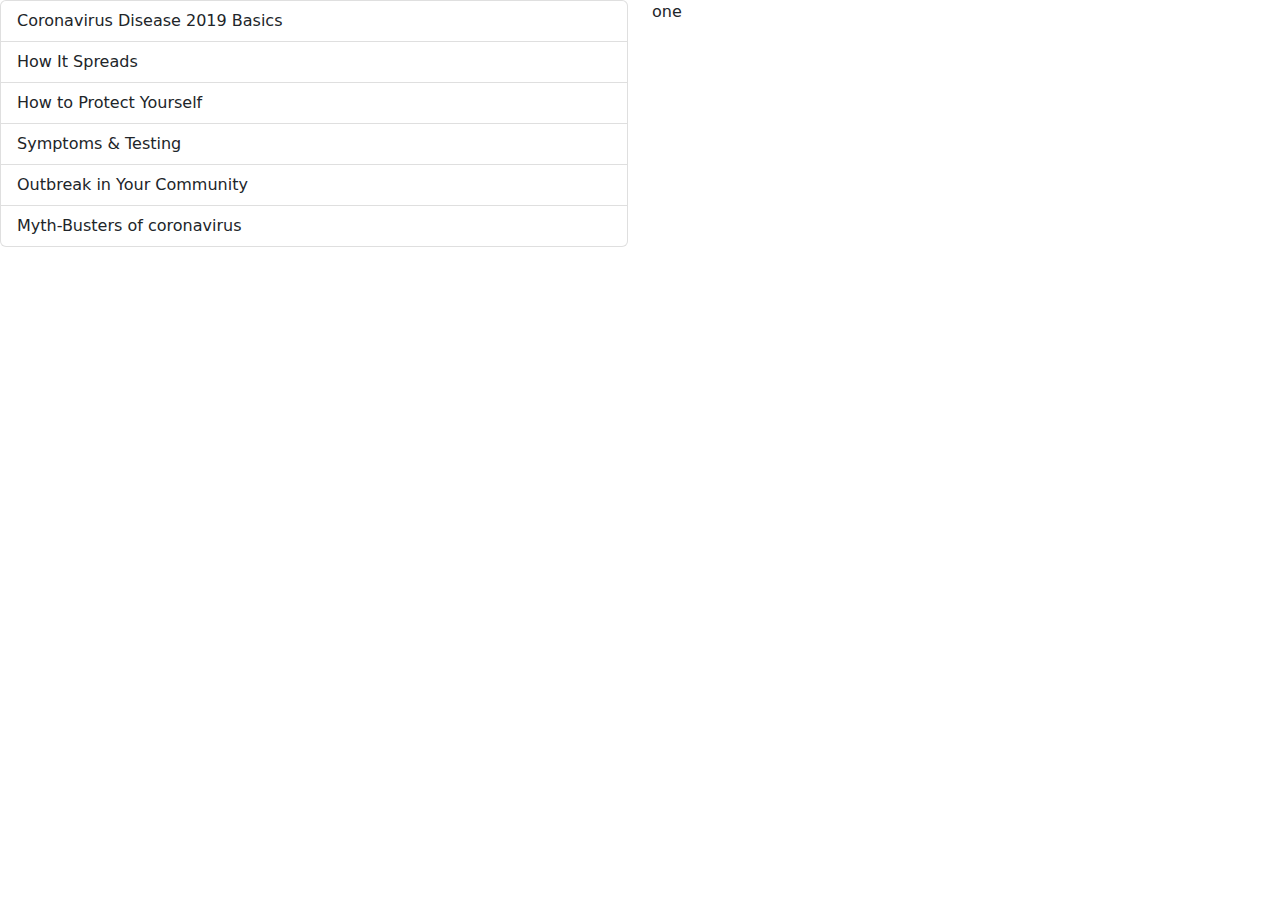
<file: ocord_test.html>
<!DOCTYPE html>
<html lang="en">

<head>
    <meta charset="UTF-8">
    <meta http-equiv="X-UA-Compatible" content="IE=edge">
    <meta name="viewport" content="width=device-width, initial-scale=1.0">
    <title>Kovid19 New | Coronavirus (COVID-19) Prevention & Informatics HTML Template</title>
    <link href="assets/css/bootstrap.min.css" rel="stylesheet" />
    <link rel="stylesheet" href="fontawesome-free-6.1.2-web/css/all.css">
</head>

<body>
    <div class="row">
        <div class="col">
            <ul class="list-group">
                <li class="list-group-item">
                    <button class="accordion-button" type="button" data-bs-toggle="collapse"
                        data-bs-target="#panelsStayOpen-collapseOne">
                        Coronavirus Disease 2019 Basics
                    </button>
                </li>

                <li class="list-group-item">
                    <button class="accordion-button" type="button" data-bs-toggle="collapse"
                        data-bs-target="#panelsStayOpen-collapseTwo">
                        How It Spreads
                    </button>
                </li>

                <li class="list-group-item">
                    <button class="accordion-button" type="button" data-bs-toggle="collapse"
                        data-bs-target="#panelsStayOpen-collapseThree">
                        How to Protect Yourself
                    </button>
                </li>

                <li class="list-group-item">
                    <button class="accordion-button" type="button" data-bs-toggle="collapse"
                        data-bs-target="#panelsStayOpen-collapseFour">
                        Symptoms & Testing
                    </button>
                </li>

                <li class="list-group-item">
                    <button class="accordion-button" type="button" data-bs-toggle="collapse"
                        data-bs-target="#panelsStayOpen-collapseFive">
                        Outbreak in Your Community
                    </button>
                </li>

                <li class="list-group-item">
                    <button class="accordion-button" type="button" data-bs-toggle="collapse"
                        data-bs-target="#panelsStayOpen-collapseSix">
                        Myth-Busters of coronavirus
                    </button>
                </li>

            </ul>
        </div>
        <div class="col">
            <div class="accordion-flush" id="accordionFlushExample">

                    <div id="panelsStayOpen-collapseOne" class="collapse show" data-bs-parent="#accordionFlushExample">
                        <div>
                            one
                        </div>
                    </div>

                    <div id="panelsStayOpen-collapseTwo" class="collapse" data-bs-parent="#accordionFlushExample">
                        <div>
                            two
                        </div>
                    </div>

                    <div id="panelsStayOpen-collapseThree" class="collapse" data-bs-parent="#accordionFlushExample">
                        <div>
                            three
                        </div>
                    </div>

                    <div id="panelsStayOpen-collapseFour" class="collapse" data-bs-parent="#accordionFlushExample">
                        <div>
                            four
                        </div>
                    </div>

                    <div id="panelsStayOpen-collapseFive" class="collapse" data-bs-parent="#accordionFlushExample">
                        <div>
                            five
                        </div>
                    </div>

                    <div id="panelsStayOpen-collapseSix" class="collapse" data-bs-parent="#accordionFlushExample">
                        <div>
                            six
                        </div>
                    </div>
            </div>
        </div>
    </div>




    <script src="assets/js/bootstrap.bundle.min.js"></script>
</body>

</html>
</file>
<file: style.css>
#header{
    background-color: #F7F9FE;
    background-image: url(assets/images/shape-a.png);
    width: 100%;
    justify-content: center;
}
#Navbar{
    width: 100%;
    margin: auto; 
    padding: 30px; 
    text-align: center;
}
#MainHeader{
    width: 65%;
    margin: auto;
    padding: 30px;
}
#TextCorona{
    color: #50658e;
    font-size: 100px;
    font-family:Oswald;
}
#TextCovid{
    color:#f86168;
    font-family:Oswald;
    font-size: 32px;
}
#TextVirus{
    color: #50658e;
    font-family:Oswald;
    font-size: 40px;
}

#Counters{
    padding-top:120px ;
}
#Counters h6{
    color:#7d92bb; 
    font-size:12px;
    font-weight:700 ;
    text-transform: uppercase;
}
#Counters p{
    color:#465675; 
    font-size:28px;
    font-weight:700 ;
}

#about{
    
    width: 65%;
    margin:auto;
    padding: 120px 0;
}
#about h5{
    color:#7d92bb; 
    font-size:18px;
    font-weight:700;
    text-transform:uppercase;
}
#about h2{
    color:#50658e;
    font-size:40px;
    text-transform:uppercase;
    font-family:fantasy;
}
#spread{
    background-color:#F7F9FE;
    width:100%;
    padding: 120px 0;
}
#spread .card img{
    border-bottom: 6px solid #9cc2f7;
}
#symptoms{
    width: 65%;
    margin: auto;
    padding: 120px 0;
}
#symptoms .col-md-4 {
    padding-bottom: 50px;

}
#symptoms .card {
    width: 100%;
    height: 200px;

}
#symptoms .card img{
    width:80px;
    border-radius:40px;
    right:30px;
    top:-40px;
    position: absolute;
}

#prevention{
    background-color:#F7F9FE;
    width:100%;
    padding: 120px 0;
}
#prevention .col-md-3 img{
    width: 120px;
    border-radius: 60px;
}

#steps{
    background-color: #F7F9FE;
    width: 100%;
}
#handwash{
    background-color: #F7F9FE;
    width: 100%;
    padding: 120px 0; 
}
#treatment{
    background-color: #2766bb;
    background-image: url(assets/images/shape-a.png);
    width: 100%;
    padding: 120px 0;
}
#protect{
    background-color: #F7F9FE;
    width: 100%;
    padding: 120px 0;
}
#protect .PhotoCont {
    padding-top: 10px;
    padding-bottom: 10px;
    height: 130px;
}
#protect .SubPhoto {
    position: relative;
    background: #fff;
    height: 86px;
    width: 86px;
    border-radius: 50%;
    border: 2px solid #2a81ea;
    flex-shrink: 0;
}
#faq{
    width: 65%;
    margin: auto;
    padding: 120px 0; 
}
#news{
    background-color: #F7F9FE;
    width: 100%;
    padding: 120px 0;
}
#news .card{
height: 320px;
padding: 15px;
}
#footer{
    background-color: #151c2e; 
    background-image: url(assets/images/shape-a.png);
    width: 100%;
    color: #b2bfe0;
}
.SubTitle{
    color:#7d92bb; 
    font-size:18px;
    font-weight:700;
    text-transform:uppercase;
    text-align:center; 
}
.Title{
    color:#50658e; 
    font-size:40px;
    text-transform:uppercase;
    font-family:fantasy;
    text-align: center 
}
</file>
